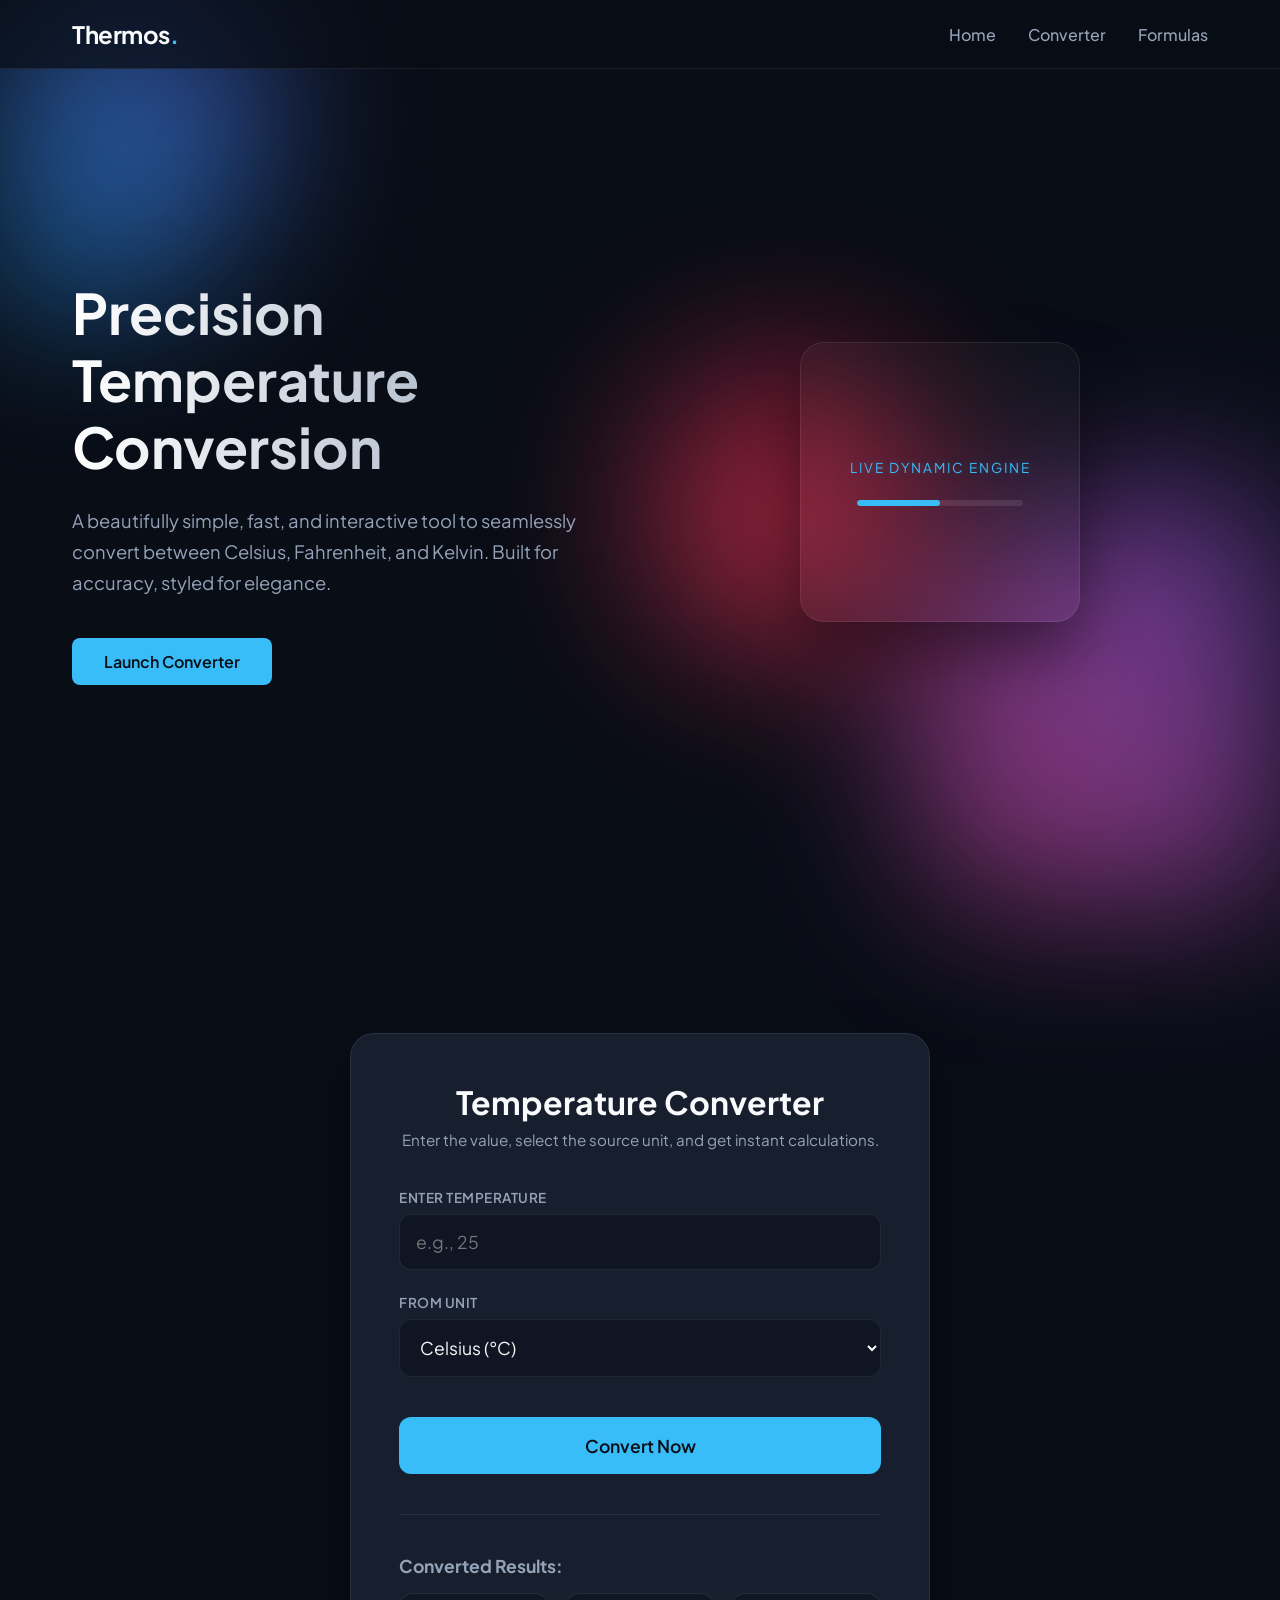
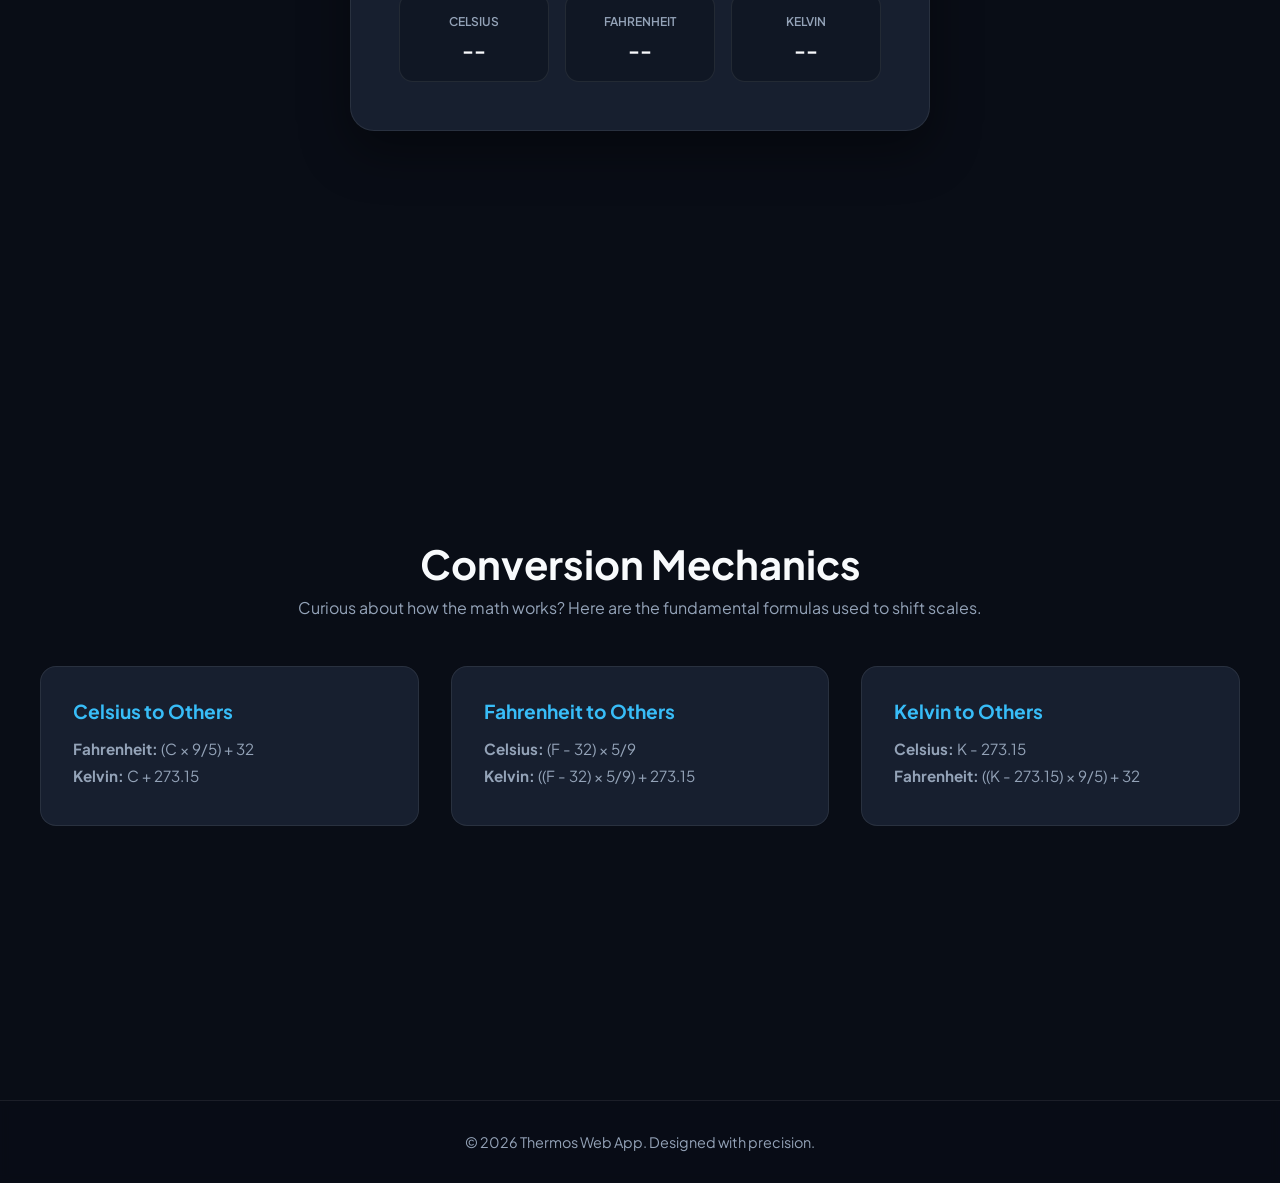
<file: ALOK_03/index.html>
<!doctype html>
<html lang="en">
  <head>
    <meta charset="UTF-8" />
    <meta name="viewport" content="width=device-width, initial-scale=1.0" />
    <title>Thermos | Advanced Temperature Converter</title>
    <link rel="stylesheet" href="style.css" />

    <link rel="preconnect" href="https://fonts.googleapis.com" />
    <link rel="preconnect" href="https://fonts.gstatic.com" crossorigin />
    <link
      href="https://fonts.googleapis.com/css2?family=Plus+Jakarta+Sans:wght@400;500;600;700&display=swap"
      rel="stylesheet"
    />
  </head>
  <body>
    <div class="live-bg">
      <div class="blob blob-1"></div>
      <div class="blob blob-2"></div>
      <div class="blob blob-3"></div>
    </div>




    
    <nav class="navbar">
      <div class="nav-container">
        <a href="#home" class="logo">Thermos<span>.</span></a>
        <ul class="nav-links">
          <li><a href="#home">Home</a></li>
          <li><a href="#converter">Converter</a></li>
          <li><a href="#formulas">Formulas</a></li>
        </ul>
      </div>
    </nav>

    <section id="home" class="hero-section">
      <div class="hero-content">
        <h1>Precision Temperature Conversion</h1>
        <p>
          A beautifully simple, fast, and interactive tool to seamlessly convert
          between Celsius, Fahrenheit, and Kelvin. Built for accuracy, styled
          for elegance.
        </p>
        <a href="#converter" class="btn-primary">Launch Converter</a>
      </div>
      <div class="hero-visual">
        <div class="interactive-glow-card">
          <span class="glow-title">Live Dynamic Engine</span>
          <div class="indicator-bar"><div class="indicator-fill"></div></div>
        </div>
      </div>
    </section>

    <section id="converter" class="converter-section">
      <div class="converter-card">
        <h2>Temperature Converter</h2>
        <p class="subtitle">
          Enter the value, select the source unit, and get instant calculations.
        </p>

        <form id="calc-form" onsubmit="return false;">
          <div class="input-group">
            <label for="temp-input">Enter Temperature</label>
            <input
              type="number"
              id="temp-input"
              placeholder="e.g., 25"
              step="any"
              required
            />
            <span class="error-msg" id="error-msg"
              >Please enter a valid number</span
            >
          </div>

          <div class="input-group">
            <label for="unit-select">From Unit</label>
            <select id="unit-select">
              <option value="C">Celsius (°C)</option>
              <option value="F">Fahrenheit (°F)</option>
              <option value="K">Kelvin (K)</option>
            </select>
          </div>

          <button type="button" id="convert-btn" class="btn-submit">
            Convert Now
          </button>
        </form>

        <hr class="divider" />

        <div class="results-container" id="results-area">
          <h3>Converted Results:</h3>
          <div class="results-grid">
            <div class="result-box" id="box-1">
              <span class="result-label">Celsius</span>
              <span class="result-value" id="res-celsius">--</span>
            </div>
            <div class="result-box" id="box-2">
              <span class="result-label">Fahrenheit</span>
              <span class="result-value" id="res-fahrenheit">--</span>
            </div>
            <div class="result-box" id="box-3">
              <span class="result-label">Kelvin</span>
              <span class="result-value" id="res-kelvin">--</span>
            </div>
          </div>
        </div>
      </div>
    </section>

    <section id="formulas" class="formulas-section">
      <h2>Conversion Mechanics</h2>
      <p class="section-desc">
        Curious about how the math works? Here are the fundamental formulas used
        to shift scales.
      </p>

      <div class="formulas-grid">
        <div class="formula-card">
          <h4>Celsius to Others</h4>
          <p><strong>Fahrenheit:</strong> (C × 9/5) + 32</p>
          <p><strong>Kelvin:</strong> C + 273.15</p>
        </div>
        <div class="formula-card">
          <h4>Fahrenheit to Others</h4>
          <p><strong>Celsius:</strong> (F - 32) × 5/9</p>
          <p><strong>Kelvin:</strong> ((F - 32) × 5/9) + 273.15</p>
        </div>
        <div class="formula-card">
          <h4>Kelvin to Others</h4>
          <p><strong>Celsius:</strong> K - 273.15</p>
          <p><strong>Fahrenheit:</strong> ((K - 273.15) × 9/5) + 32</p>
        </div>
      </div>
    </section>

    <footer>
      <p>&copy; 2026 Thermos Web App. Designed with precision.</p>
    </footer>

    <script src="script.js"></script>
  </body>
</html>
</file>
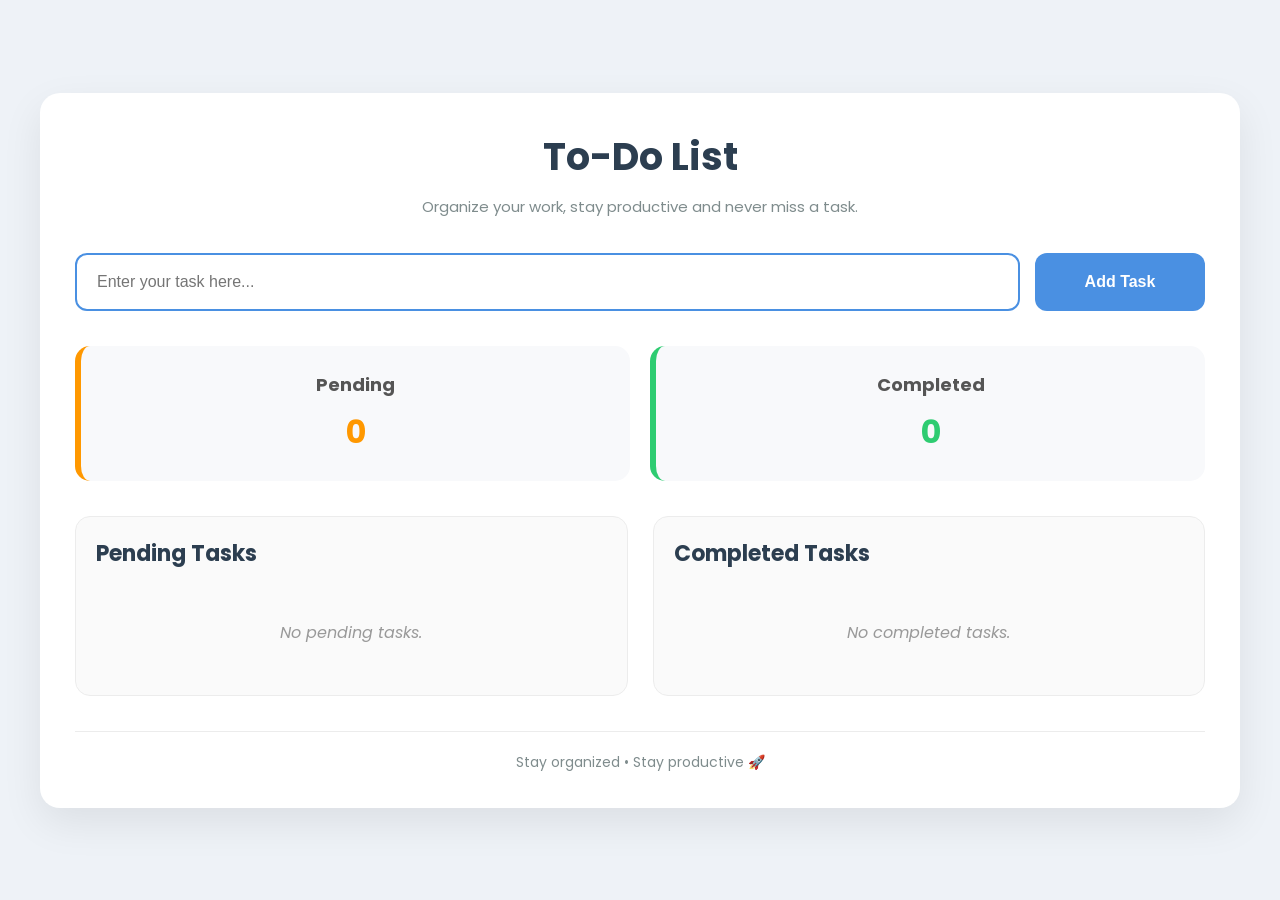
<file: ALOK_06/index.html>
<!doctype html>
<html lang="en">
  <head>
    <meta charset="UTF-8" />
    <meta name="viewport" content="width=device-width, initial-scale=1.0" />

    <title>Professional To-Do List App</title>

    <link rel="preconnect" href="https://fonts.googleapis.com" />
    <link rel="preconnect" href="https://fonts.gstatic.com" crossorigin />

    <link
      href="https://fonts.googleapis.com/css2?family=Poppins:wght@300;400;500;600;700&display=swap"
      rel="stylesheet"
    />

    <link rel="stylesheet" href="style.css" />
  </head>




  <body>
    <div class="container">
      <div class="todo-card">
        <div class="header">
          <h1>To-Do List</h1>

          <p>Organize your work, stay productive and never miss a task.</p>
        </div>

        <div class="input-section">
          <input
            type="text"
            id="taskInput"
            placeholder="Enter your task here..."
          />

          <button id="addTaskBtn">Add Task</button>
        </div>

        <div class="status-wrapper">
          <div class="status-card pending-card">
            <h3>Pending</h3>

            <span id="pendingCount">0</span>
          </div>

          <div class="status-card completed-card">
            <h3>Completed</h3>

            <span id="completedCount">0</span>
          </div>
        </div>

        <div class="task-wrapper">
          <div class="list-box">
            <div class="list-header">
              <h2>Pending Tasks</h2>
            </div>

            <div class="empty-message" id="pendingEmpty">No pending tasks.</div>

            <ul id="pendingList"></ul>
          </div>

          <div class="list-box">
            <div class="list-header">
              <h2>Completed Tasks</h2>
            </div>

            <div class="empty-message" id="completedEmpty">
              No completed tasks.
            </div>

            <ul id="completedList"></ul>
          </div>
        </div>

        <div class="app-footer">
          <p>Stay organized • Stay productive 🚀</p>
        </div>
      </div>
    </div>

    <template id="taskTemplate">
      <li class="task-item">
        <div class="task-content">
          <div class="task-text">Sample Task</div>

          <div class="task-time">
            Added :
            <span class="added-time"></span>
          </div>

          <div class="completed-time-wrapper">
            Completed :
            <span class="completed-time"></span>
          </div>
        </div>

        <div class="task-actions">
          <button class="complete-btn">Complete</button>

          <button class="edit-btn">Edit</button>

          <button class="delete-btn">Delete</button>
        </div>
      </li>
    </template>

    <script src="script.js"></script>
  </body>
</html>
</file>
<file: ALOK_03/style.css>
* {
  margin: 0;
  padding: 0;
  box-sizing: border-box;
  font-family: "Plus Jakarta Sans", sans-serif;
  scroll-behavior: smooth;
}

:root {
  --bg-dark: #090d16;
  --bg-card: rgba(30, 41, 59, 0.7);
  --text-main: #f8fafc;
  --text-muted: #94a3b8;
  --primary: #38bdf8;
  --primary-glow: rgba(56, 189, 248, 0.3);
  --accent: #f43f5e;
  --border-color: rgba(255, 255, 255, 0.08);
}

body {
  background-color: var(--bg-dark);
  color: var(--text-main);
  overflow-x: hidden;
  position: relative;
}

.live-bg {
  position: fixed;
  top: 0;
  left: 0;
  width: 100%;
  height: 100%;
  z-index: -1;
  overflow: hidden;
  filter: blur(80px);
  opacity: 0.6;
  pointer-events: none;
}

.blob {
  position: absolute;
  border-radius: 50%;
  background: linear-gradient(45deg, var(--primary), #a855f7);
  animation: floatAround 25s infinite alternate ease-in-out;
}

.blob-1 {
  width: 400px;
  height: 400px;
  top: -10%;
  left: -10%;
  background: linear-gradient(45deg, #0ea5e9, #6366f1);
}

.blob-2 {
  width: 500px;
  height: 500px;
  bottom: -10%;
  right: -10%;
  background: linear-gradient(45deg, #ec4899, #8b5cf6);
  animation-delay: -5s;
  animation-duration: 30s;
}

.blob-3 {
  width: 300px;
  height: 300px;
  top: 40%;
  left: 50%;
  background: linear-gradient(45deg, #f43f5e, #e11d48);
  animation-delay: -10s;
  animation-duration: 20s;
}

@keyframes floatAround {
  0% {
    transform: translate(0px, 0px) rotate(0deg) scale(1);
  }
  50% {
    transform: translate(80px, 50px) rotate(180deg) scale(1.2);
  }
  100% {
    transform: translate(-40px, 100px) rotate(360deg) scale(0.9);
  }
}

.navbar {
  position: fixed;
  top: 0;
  width: 100%;
  background-color: rgba(9, 13, 22, 0.7);
  backdrop-filter: blur(20px);
  border-bottom: 1px solid var(--border-color);
  z-index: 1000;
}

.nav-container {
  max-width: 1200px;
  margin: 0 auto;
  display: flex;
  justify-content: space-between;
  align-items: center;
  padding: 1.2rem 2rem;
}

.logo {
  font-size: 1.5rem;
  font-weight: 700;
  text-decoration: none;
  color: var(--text-main);
  letter-spacing: -0.5px;
}

.logo span {
  color: var(--primary);
}

.nav-links {
  display: flex;
  list-style: none;
  gap: 2rem;
}

.nav-links a {
  text-decoration: none;
  color: var(--text-muted);
  font-weight: 500;
  transition: color 0.3s ease;
}

.nav-links a:hover {
  color: var(--primary);
}

section {
  min-height: 100vh;
  padding: 8rem 2rem 4rem 2rem;
  display: flex;
  flex-direction: column;
  justify-content: center;
  align-items: center;
}

.hero-section {
  display: grid;
  grid-template-columns: 1fr 1fr;
  max-width: 1200px;
  margin: 0 auto;
  gap: 4rem;
}

.hero-content h1 {
  font-size: 3.5rem;
  font-weight: 700;
  line-height: 1.2;
  margin-bottom: 1.5rem;
  background: linear-gradient(to right, #ffffff, #94a3b8);
  -webkit-background-clip: text;
  -webkit-text-fill-color: transparent;
  animation: fadeInUp 0.8s ease forwards;
}

.hero-content p {
  color: var(--text-muted);
  font-size: 1.15rem;
  line-height: 1.7;
  margin-bottom: 2.5rem;
  animation: fadeInUp 0.8s ease forwards;
  animation-delay: 0.2s;
  opacity: 0;
}

.btn-primary {
  display: inline-block;
  background-color: var(--primary);
  color: var(--bg-dark);
  padding: 0.8rem 2rem;
  border-radius: 8px;
  text-decoration: none;
  font-weight: 600;
  transition: all 0.3s cubic-bezier(0.16, 1, 0.3, 1);
  animation: fadeInUp 0.8s ease forwards;
  animation-delay: 0.4s;
  opacity: 0;
}

.btn-primary:hover {
  background-color: #7dd3fc;
  transform: translateY(-3px);
  box-shadow: 0 10px 30px var(--primary-glow);
}

.hero-visual {
  display: flex;
  justify-content: center;
  align-items: center;
}

.interactive-glow-card {
  width: 280px;
  height: 280px;
  background: rgba(255, 255, 255, 0.03);
  border: 1px solid var(--border-color);
  border-radius: 24px;
  backdrop-filter: blur(10px);
  display: flex;
  flex-direction: column;
  justify-content: center;
  align-items: center;
  gap: 1.5rem;
  box-shadow: 0 30px 60px rgba(0, 0, 0, 0.4);
  animation: floatCard 4s infinite ease-in-out;
}

.glow-title {
  font-size: 0.85rem;
  text-transform: uppercase;
  letter-spacing: 2px;
  color: var(--primary);
  text-shadow: 0 0 10px var(--primary-glow);
}

.indicator-bar {
  width: 60%;
  height: 6px;
  background: rgba(255, 255, 255, 0.1);
  border-radius: 10px;
  overflow: hidden;
}

.indicator-fill {
  height: 100%;
  width: 50%;
  background: var(--primary);
  border-radius: 10px;
  animation: progressLoop 3s infinite ease-in-out;
}

@keyframes fadeInUp {
  to {
    transform: translateY(0);
    opacity: 1;
  }
}

@keyframes floatCard {
  0%,
  100% {
    transform: translateY(0px);
  }
  50% {
    transform: translateY(-15px);
  }
}

@keyframes progressLoop {
  0%,
  100% {
    width: 10%;
    transform: translateX(0%);
  }
  50% {
    width: 80%;
    transform: translateX(30%);
  }
}

.converter-card {
  background-color: var(--bg-card);
  border: 1px solid var(--border-color);
  backdrop-filter: blur(24px);
  border-radius: 24px;
  padding: 3rem;
  width: 100%;
  max-width: 580px;
  box-shadow: 0 20px 50px rgba(0, 0, 0, 0.4);
  transition:
    transform 0.4s ease,
    box-shadow 0.4s ease;
}

.converter-card:hover {
  transform: translateY(-2px);
  box-shadow: 0 30px 60px rgba(56, 189, 248, 0.1);
}

.converter-card h2 {
  font-size: 2rem;
  margin-bottom: 0.5rem;
  text-align: center;
}

.subtitle {
  color: var(--text-muted);
  text-align: center;
  margin-bottom: 2.5rem;
  font-size: 0.95rem;
}

.input-group {
  display: flex;
  flex-direction: column;
  gap: 0.5rem;
  margin-bottom: 1.5rem;
}

.input-group label {
  font-size: 0.85rem;
  font-weight: 600;
  text-transform: uppercase;
  letter-spacing: 0.5px;
  color: var(--text-muted);
}

.input-group input,
.input-group select {
  background-color: rgba(9, 13, 22, 0.5);
  border: 1px solid var(--border-color);
  color: var(--text-main);
  padding: 1rem;
  border-radius: 12px;
  font-size: 1.1rem;
  outline: none;
  transition: all 0.3s cubic-bezier(0.16, 1, 0.3, 1);
}

.input-group input:focus,
.input-group select:focus {
  border-color: var(--primary);
  box-shadow: 0 0 0 4px rgba(56, 189, 248, 0.15);
  background-color: rgba(9, 13, 22, 0.8);
}

.error-msg {
  color: var(--accent);
  font-size: 0.85rem;
  margin-top: 0.25rem;
  display: none;
  animation: shake 0.3s ease-in-out;
}

@keyframes shake {
  0%,
  100% {
    transform: translateX(0);
  }
  25% {
    transform: translateX(-5px);
  }
  75% {
    transform: translateX(5px);
  }
}

.btn-submit {
  width: 100%;
  background-color: var(--primary);
  border: none;
  color: var(--bg-dark);
  padding: 1.1rem;
  border-radius: 12px;
  font-size: 1.1rem;
  font-weight: 600;
  cursor: pointer;
  transition: all 0.3s ease;
  margin-top: 1rem;
}

.btn-submit:hover {
  background-color: #7dd3fc;
  transform: scale(1.01);
}

.btn-submit:active {
  transform: scale(0.99);
}

.divider {
  border: 0;
  height: 1px;
  background-color: var(--border-color);
  margin: 2.5rem 0;
}

.results-container h3 {
  font-size: 1.1rem;
  color: var(--text-muted);
  margin-bottom: 1rem;
}

.results-grid {
  display: grid;
  grid-template-columns: repeat(3, 1fr);
  gap: 1rem;
}

.result-box {
  background-color: rgba(9, 13, 22, 0.4);
  border: 1px solid var(--border-color);
  border-radius: 14px;
  padding: 1.2rem 0.5rem;
  text-align: center;
  transition: all 0.4s cubic-bezier(0.16, 1, 0.3, 1);
}

.result-box.highlight {
  border-color: var(--primary);
  background-color: rgba(56, 189, 248, 0.08);
  transform: translateY(-4px);
  box-shadow: 0 10px 20px rgba(56, 189, 248, 0.1);
}

.result-box.highlight .result-value {
  color: var(--primary);
  animation: popScale 0.4s cubic-bezier(0.175, 0.885, 0.32, 1.275);
}

@keyframes popScale {
  0% {
    transform: scale(0.8);
  }
  100% {
    transform: scale(1);
  }
}

.result-label {
  display: block;
  font-size: 0.75rem;
  color: var(--text-muted);
  margin-bottom: 0.5rem;
  text-transform: uppercase;
  font-weight: 600;
}

.result-value {
  display: inline-block;
  font-size: 1.25rem;
  font-weight: 700;
  color: var(--text-main);
  transition: color 0.3s ease;
}

.formulas-section h2 {
  font-size: 2.5rem;
  margin-bottom: 0.5rem;
}

.section-desc {
  color: var(--text-muted);
  margin-bottom: 3rem;
}

.formulas-grid {
  display: grid;
  grid-template-columns: repeat(3, 1fr);
  gap: 2rem;
  max-width: 1200px;
  width: 100%;
}

.formula-card {
  background-color: var(--bg-card);
  border: 1px solid var(--border-color);
  backdrop-filter: blur(10px);
  padding: 2rem;
  border-radius: 16px;
  transition: transform 0.3s ease;
}

.formula-card:hover {
  transform: translateY(-5px);
  border-color: rgba(255, 255, 255, 0.15);
}

.formula-card h4 {
  font-size: 1.2rem;
  color: var(--primary);
  margin-bottom: 1rem;
}

.formula-card p {
  color: var(--text-muted);
  margin-bottom: 0.5rem;
  font-size: 0.95rem;
}

footer {
  text-align: center;
  padding: 2rem;
  border-top: 1px solid var(--border-color);
  color: var(--text-muted);
  font-size: 0.9rem;
  background-color: rgba(9, 13, 22, 0.5);
  backdrop-filter: blur(5px);
}

@media (max-width: 900px) {
  .hero-section,
  .formulas-grid {
    grid-template-columns: 1fr;
    text-align: center;
  }
  .hero-section {
    padding-top: 10rem;
  }
  .nav-container {
    flex-direction: column;
    gap: 1rem;
  }
  .hero-visual {
    order: -1;
  }
}

@media (max-width: 500px) {
  .results-grid {
    grid-template-columns: 1fr;
  }
  .converter-card {
    padding: 2rem 1.5rem;
  }
}
</file>
<file: ALOK_06/style.css>
@import url("https://fonts.googleapis.com/css2?family=Poppins:wght@300;400;500;600;700&display=swap");

* {
  margin: 0;
  padding: 0;
  box-sizing: border-box;
}

html {
  scroll-behavior: smooth;
}

body {
  font-family: "Poppins", sans-serif;
  background: #eef2f7;
  color: #333;
  min-height: 100vh;
  display: flex;
  justify-content: center;
  align-items: center;
  padding: 40px 15px;
}

.container {
  width: 100%;
  max-width: 1200px;
}

.todo-card {
  background: #fff;
  border-radius: 20px;
  box-shadow: 0 15px 40px rgba(0, 0, 0, 0.08);
  padding: 35px;
}

.header {
  text-align: center;
  margin-bottom: 35px;
}

.header h1 {
  font-size: 38px;
  font-weight: 700;
  color: #2c3e50;
  margin-bottom: 10px;
}

.header p {
  color: #7f8c8d;
  font-size: 15px;
}

.input-section {
  display: flex;
  gap: 15px;
  margin-bottom: 35px;
}

.input-section input {
  flex: 1;
  height: 58px;
  border: 2px solid #dfe6e9;
  border-radius: 12px;
  outline: none;
  padding: 0 20px;
  font-size: 16px;
  transition: 0.3s;
}

.input-section input:focus {
  border-color: #4a90e2;
}

.input-section button {
  width: 170px;
  border: none;
  outline: none;
  cursor: pointer;
  border-radius: 12px;
  background: #4a90e2;
  color: #fff;
  font-size: 16px;
  font-weight: 600;
  transition: 0.3s;
}

.input-section button:hover {
  background: #357bd8;
  transform: translateY(-2px);
}

.status-wrapper {
  display: grid;
  grid-template-columns: repeat(2, 1fr);
  gap: 20px;
  margin-bottom: 35px;
}

.status-card {
  background: #f8f9fb;
  border-radius: 15px;
  padding: 25px;
  text-align: center;
}

.status-card h3 {
  font-size: 18px;
  color: #555;
  margin-bottom: 10px;
}

.status-card span {
  font-size: 32px;
  font-weight: 700;
}

.pending-card {
  border-left: 6px solid #ff9800;
}

.pending-card span {
  color: #ff9800;
}

.completed-card {
  border-left: 6px solid #2ecc71;
}

.completed-card span {
  color: #2ecc71;
}

.task-wrapper {
  display: grid;
  grid-template-columns: repeat(2, 1fr);
  gap: 25px;
}

.list-box {
  background: #fafafa;
  border-radius: 15px;
  padding: 20px;
  border: 1px solid #ececec;
}

.list-header {
  margin-bottom: 20px;
}

.list-header h2 {
  font-size: 22px;
  color: #2c3e50;
}

.empty-message {
  text-align: center;
  color: #999;
  padding: 30px 10px;
  font-style: italic;
}

.list-box ul {
  list-style: none;
}

.task-item {
  background: #ffffff;
  border: 1px solid #e8e8e8;
  border-radius: 14px;
  padding: 18px;
  margin-bottom: 18px;
  transition: 0.3s ease;
}

.task-item:hover {
  transform: translateY(-3px);
  box-shadow: 0 10px 25px rgba(0, 0, 0, 0.08);
}

.task-content {
  margin-bottom: 18px;
}

.task-text {
  font-size: 17px;
  font-weight: 600;
  color: #2c3e50;
  margin-bottom: 12px;
  line-height: 1.6;
  word-break: break-word;
}

.task-time,
.completed-time-wrapper {
  font-size: 13px;
  color: #7f8c8d;
  margin-top: 6px;
}

.completed-time-wrapper {
  display: none;
}

.completed-task .completed-time-wrapper {
  display: block;
}

.task-actions {
  display: flex;
  flex-wrap: wrap;
  gap: 10px;
}

.task-actions button {
  flex: 1;
  min-width: 95px;
  height: 42px;
  border: none;
  border-radius: 10px;
  cursor: pointer;
  font-size: 14px;
  font-weight: 600;
  transition: 0.3s;
}

.complete-btn {
  background: #27ae60;
  color: #fff;
}

.complete-btn:hover {
  background: #219150;
}

.edit-btn {
  background: #f39c12;
  color: #fff;
}

.edit-btn:hover {
  background: #d68910;
}

.delete-btn {
  background: #e74c3c;
  color: #fff;
}

.delete-btn:hover {
  background: #cb4335;
}

.completed-task {
  background: #f7fff8;
  border-left: 6px solid #2ecc71;
}

.completed-task .task-text {
  text-decoration: line-through;
  color: #8a8a8a;
}

.completed-task .complete-btn {
  display: none;
}

.edit-input {
  width: 100%;
  height: 45px;
  border: 2px solid #4a90e2;
  border-radius: 8px;
  outline: none;
  padding: 0 12px;
  font-size: 15px;
  margin-bottom: 10px;
}

.app-footer {
  margin-top: 35px;
  border-top: 1px solid #ececec;
  padding-top: 20px;
  text-align: center;
}

.app-footer p {
  color: #7f8c8d;
  font-size: 14px;
}

.list-box {
  max-height: 600px;
  overflow-y: auto;
}

.list-box::-webkit-scrollbar {
  width: 8px;
}

.list-box::-webkit-scrollbar-thumb {
  background: #c7c7c7;
  border-radius: 20px;
}

.list-box::-webkit-scrollbar-thumb:hover {
  background: #a8a8a8;
}

@keyframes fadeIn {
  from {
    opacity: 0;
    transform: translateY(15px);
  }

  to {
    opacity: 1;
    transform: translateY(0);
  }
}

.task-item {
  animation: fadeIn 0.35s ease;
}

.input-section input,
.input-section button,
.status-card,
.list-box,
.task-actions button {
  transition: all 0.3s ease;
}

.task-actions button:hover {
  transform: translateY(-2px);
  box-shadow: 0 8px 18px rgba(0, 0, 0, 0.12);
}

.input-section input:hover {
  border-color: #4a90e2;
}

.status-card:hover {
  transform: translateY(-4px);
  box-shadow: 0 12px 25px rgba(0, 0, 0, 0.08);
}

@media (max-width: 992px) {
  .todo-card {
    padding: 28px;
  }

  .header h1 {
    font-size: 32px;
  }

  .task-wrapper {
    grid-template-columns: 1fr;
  }

  .list-box {
    max-height: 450px;
  }
}

@media (max-width: 768px) {
  body {
    padding: 20px 12px;
  }

  .todo-card {
    padding: 22px;
  }

  .header {
    margin-bottom: 25px;
  }

  .header h1 {
    font-size: 28px;
  }

  .header p {
    font-size: 14px;
  }

  .input-section {
    flex-direction: column;
  }

  .input-section input {
    width: 100%;
  }

  .input-section button {
    width: 100%;
    height: 54px;
  }

  .status-wrapper {
    grid-template-columns: 1fr;
    gap: 15px;
  }

  .task-actions {
    flex-direction: column;
  }

  .task-actions button {
    width: 100%;
  }
}

@media (max-width: 480px) {
  .todo-card {
    padding: 18px;
    border-radius: 16px;
  }

  .header h1 {
    font-size: 24px;
  }

  .list-header h2 {
    font-size: 20px;
  }

  .status-card {
    padding: 18px;
  }

  .status-card span {
    font-size: 28px;
  }

  .task-item {
    padding: 15px;
  }

  .task-text {
    font-size: 15px;
  }
}

::selection {
  background: #4a90e2;
  color: #ffffff;
}
</file>
